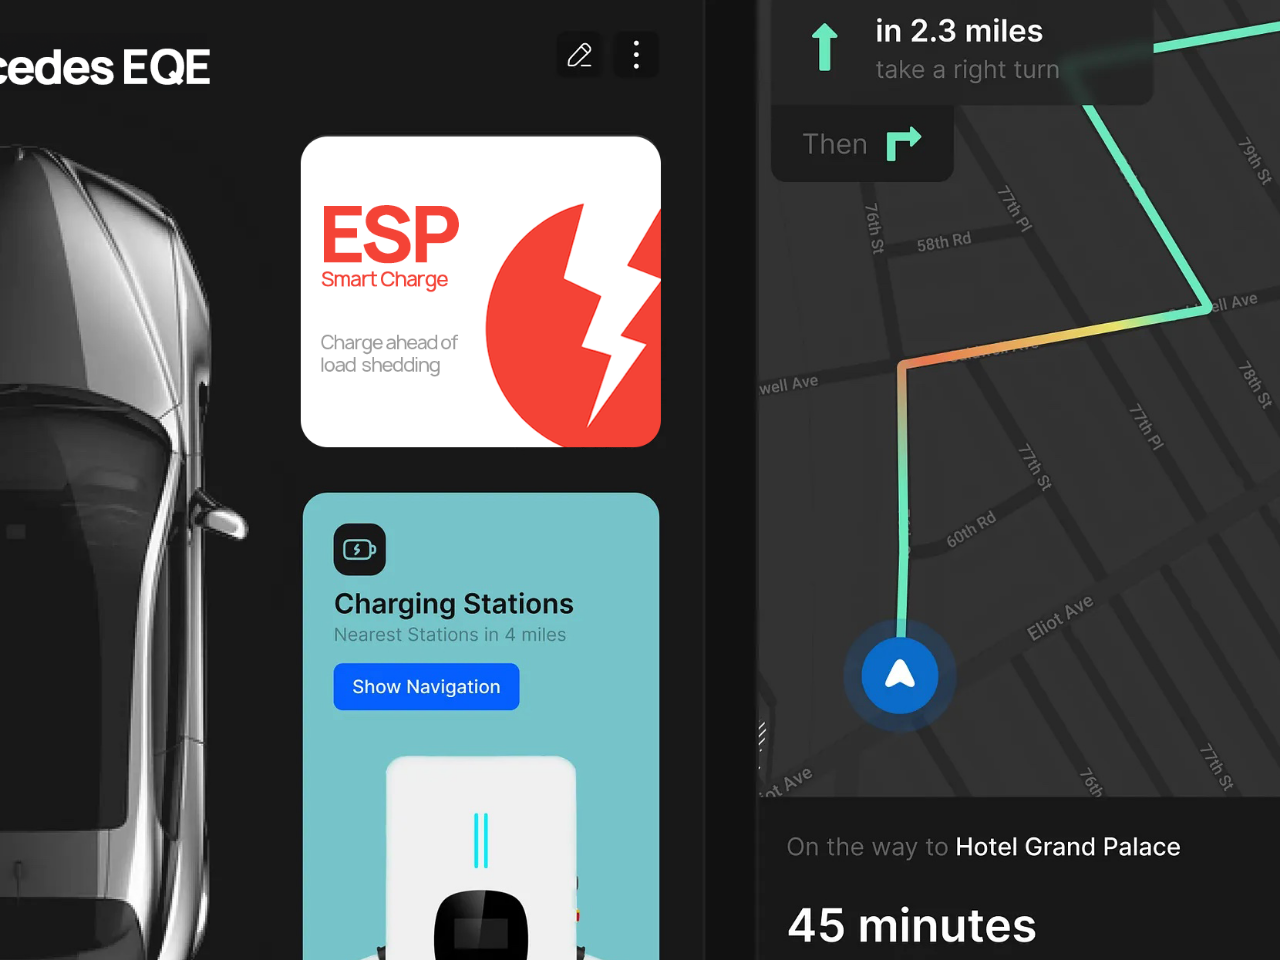
<file: index.html>
<!DOCTYPE html>
<html lang="en">

<head>
    <meta charset="UTF-8">
    <meta name="viewport" content="width=device-width, initial-scale=1.0">

    <title>ESP Smart Charge</title>

    <link rel="stylesheet" href="dashboard.css">
</head>

<body>

    <main class="dashboard-container">

        <a href="smart-charge.html" class="dashboard-link">

            <img
                src="esp-dashboard.png"
                alt="Mercedes EQE Dashboard"
                class="dashboard-image">

        </a>

    </main>

</body>

</html>
</file>
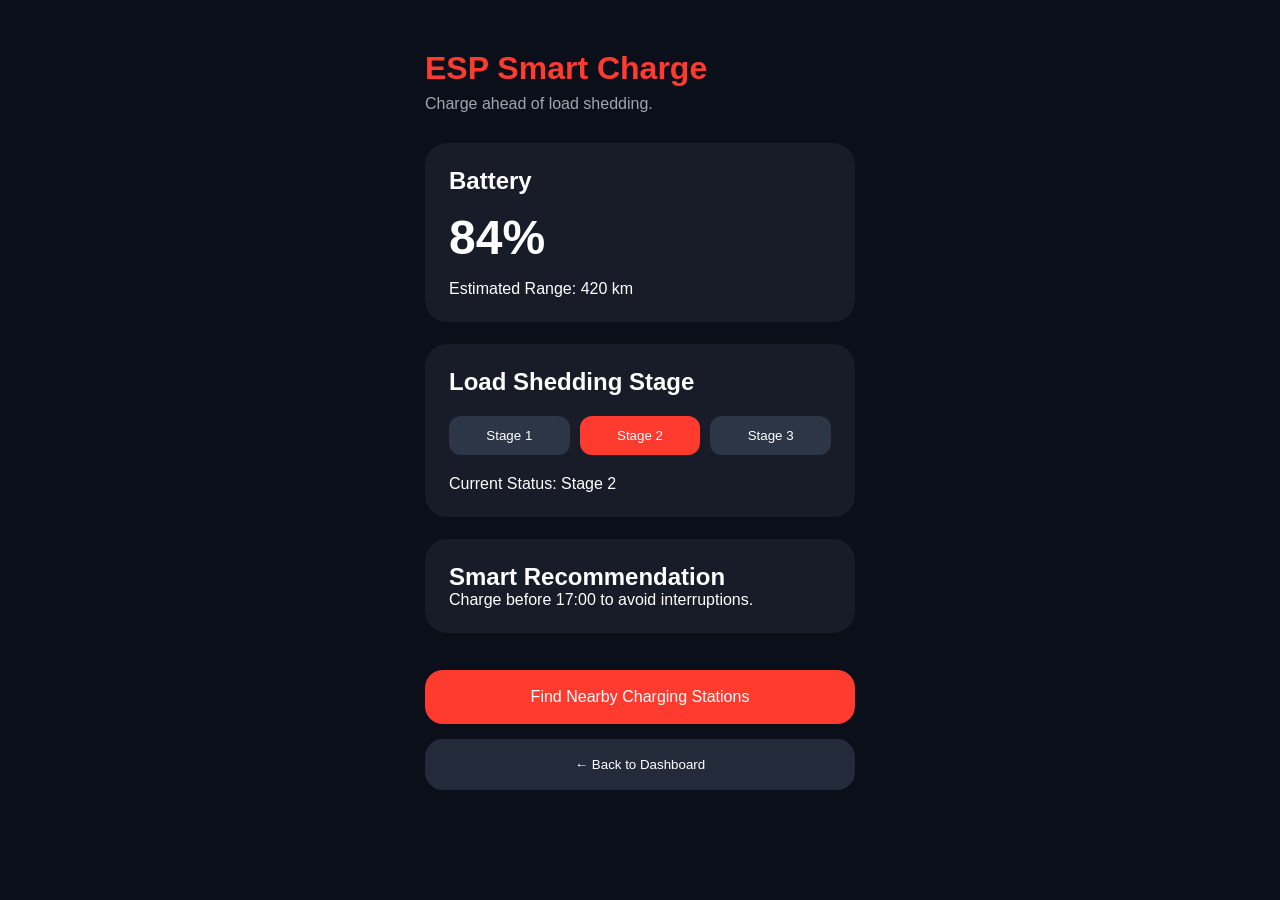
<file: smart-charge.html>
<!DOCTYPE html>
<html lang="en">

<head>

    <meta charset="UTF-8">

    <meta name="viewport" content="width=device-width, initial-scale=1.0">

    <title>ESP Smart Charge</title>

    <link rel="stylesheet" href="style.css">

</head>

<body>

<div class="container">

    <header>

        <h1>ESP Smart Charge</h1>

        <p>Charge ahead of load shedding.</p>

    </header>

    <!-- Battery -->

    <section class="card">

        <h2>Battery</h2>

        <div class="battery">84%</div>

        <p>Estimated Range: 420 km</p>

    </section>

    <!-- Load Shedding -->

    <section class="card">

        <h2>Load Shedding Stage</h2>

        <div class="stage-buttons">

            <button onclick="changeStage(1)">Stage 1</button>

            <button class="active" onclick="changeStage(2)">Stage 2</button>

            <button onclick="changeStage(3)">Stage 3</button>

        </div>

        <p id="stageText">

            Current Status: Stage 2

        </p>

    </section>

    <!-- Recommendation -->

    <section class="card">

        <h2>Smart Recommendation</h2>

        <p id="recommendation">

            Charge before 17:00 to avoid interruptions.

        </p>

    </section>

    <button
        class="primary-button"
        onclick="window.location.href='stations.html'">

        Find Nearby Charging Stations

    </button>

    <button
        class="secondary-button"
        onclick="window.location.href='index.html'">

        ← Back to Dashboard

    </button>

</div>

<script src="script.js"></script>

</body>

</html>
</file>
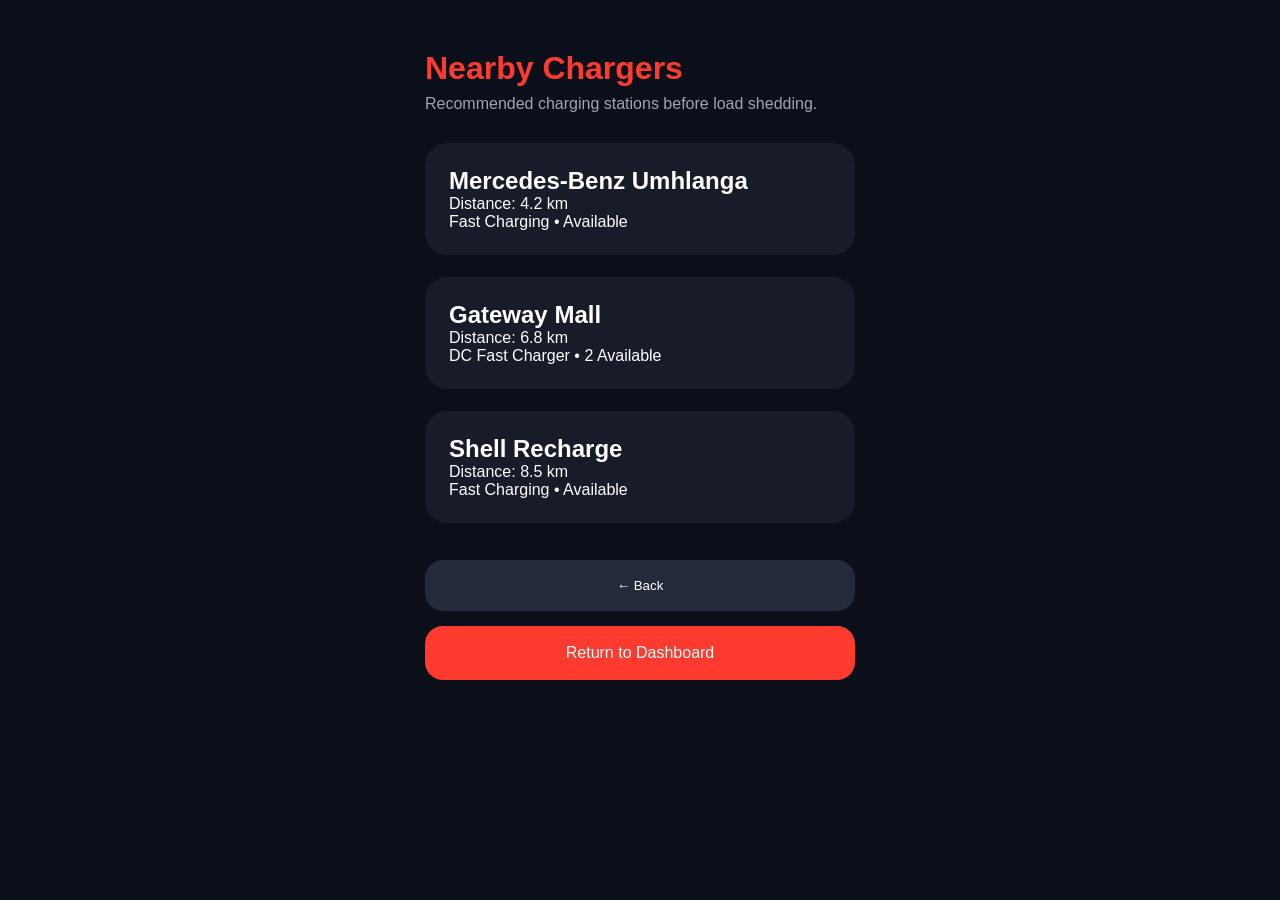
<file: stations.html>
<!DOCTYPE html>
<html lang="en">

<head>

    <meta charset="UTF-8">

    <meta name="viewport" content="width=device-width, initial-scale=1.0">

    <title>Nearby Charging Stations</title>

    <link rel="stylesheet" href="style.css">

</head>

<body>

<div class="container">

    <header>

        <h1>Nearby Chargers</h1>

        <p>Recommended charging stations before load shedding.</p>

    </header>

    <section class="card">

        <h2>Mercedes-Benz Umhlanga</h2>

        <p>Distance: 4.2 km</p>

        <p>Fast Charging • Available</p>

    </section>

    <section class="card">

        <h2>Gateway Mall</h2>

        <p>Distance: 6.8 km</p>

        <p>DC Fast Charger • 2 Available</p>

    </section>

    <section class="card">

        <h2>Shell Recharge</h2>

        <p>Distance: 8.5 km</p>

        <p>Fast Charging • Available</p>

    </section>

    <button
        class="secondary-button"
        onclick="window.location.href='smart-charge.html'">

        ← Back

    </button>

    <button
        class="primary-button"
        onclick="window.location.href='index.html'">

        Return to Dashboard

    </button>

</div>

</body>

</html>
</file>
<file: dashboard.css>
/* ==========================================
   GLOBAL
========================================== */

* {
    margin: 0;
    padding: 0;
    box-sizing: border-box;
}

body {

    background: #000;

    font-family: Arial, sans-serif;

    display: flex;
    justify-content: center;
    align-items: center;

    min-height: 100vh;

}

/* ==========================================
   DASHBOARD
========================================== */

.dashboard-container {

    width: 100%;
    max-width: 1500px;

}

.dashboard-link {

    display: block;

    cursor: pointer;

}

.dashboard-image {

    display: block;

    width: 100%;
    height: auto;

    transition: transform 0.25s ease;

}

/* Nice subtle interaction */

.dashboard-link:hover .dashboard-image {

    transform: scale(1.01);

}
</file>
<file: style.css>
*{
    margin:0;
    padding:0;
    box-sizing:border-box;
}

body{

    background:#0B0F19;

    color:white;

    font-family:Arial,sans-serif;

    display:flex;

    justify-content:center;

    padding:50px 20px;

}

.container{

    width:100%;

    max-width:430px;

}

header{

    margin-bottom:30px;

}

header h1{

    color:#FF3B30;

    margin-bottom:8px;

}

header p{

    color:#9FA6B2;

}

.card{

    background:#171C28;

    border-radius:22px;

    padding:24px;

    margin-bottom:22px;

}

.battery{

    font-size:48px;

    font-weight:bold;

    margin:15px 0;

}

.stage-buttons{

    display:flex;

    gap:10px;

    margin:20px 0;

}

.stage-buttons button{

    flex:1;

    padding:12px;

    border:none;

    border-radius:12px;

    cursor:pointer;

    background:#2D3646;

    color:white;

    transition:.25s;

}

.stage-buttons button:hover{

    background:#FF3B30;

}

.stage-buttons button.active{

    background:#FF3B30;

}

.primary-button{

    width:100%;

    padding:18px;

    margin-top:15px;

    border:none;

    border-radius:18px;

    background:#FF3B30;

    color:white;

    font-size:16px;

    cursor:pointer;

}

.primary-button:hover{

    opacity:.9;

}

.secondary-button{

    width:100%;

    margin-top:15px;

    padding:18px;

    border:none;

    border-radius:18px;

    background:#232B3A;

    color:white;

    cursor:pointer;

}

.secondary-button:hover{

    background:#313C4F;

}
</file>
